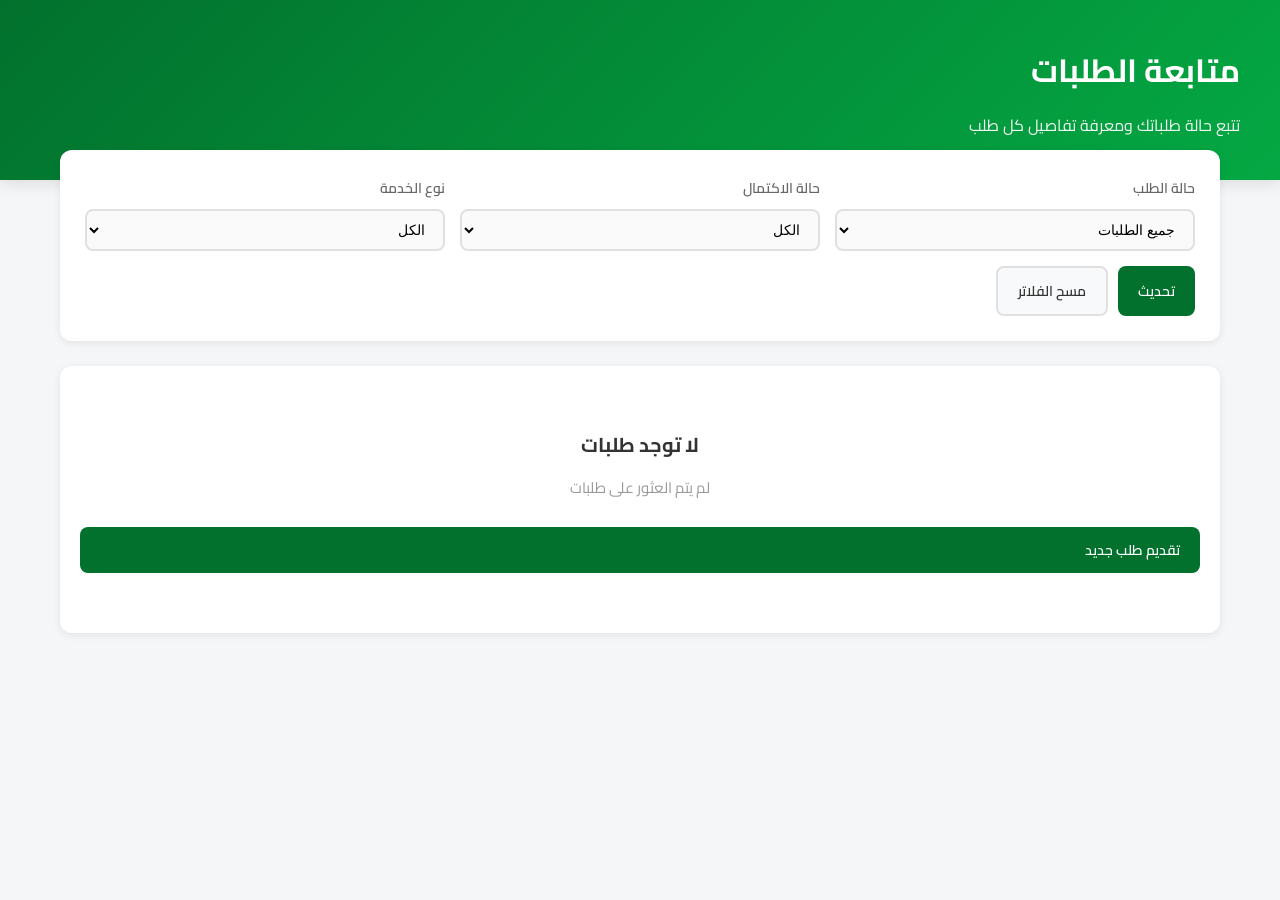
<file: twk5/requests.html>
<!DOCTYPE html>
<html lang="ar" dir="rtl">
<head>
  <meta charset="UTF-8" />
  <meta name="viewport" content="width=device-width, initial-scale=1.0" />
  <title>متابعة الطلبات</title>

  <!-- ✅ نفس CSS القديم -->
  <link rel="stylesheet" href="css/requests.css" />
  <link href="https://fonts.googleapis.com/css2?family=Cairo:wght@400;600;700;800&amp;display=swap" rel="stylesheet"/>

  <!-- ✅ TWK helper scripts -->
  <script src="js/twkhelper/twkhelper.js"></script>
  <script src="js/constants.js"></script>
  <script src="js/app_context.js"></script>
<script src="js/i18n.js" defer></script>
</head>

<body>

  <!-- Header (مطابق للقديم) -->
  <div class="page-header">
    <div class="header-content">
      <h1 class="header-title" data-i18n="requests.title">متابعة الطلبات</h1>
      <p class="header-subtitle" data-i18n="requests.subtitle">تتبع حالة طلباتك ومعرفة تفاصيل كل طلب</p>
    </div>
  </div>

  <!-- Main Container (مطابق للقديم) -->
  <div class="container">

    <!-- Filters Section (مطابق للقديم) -->
    <div class="filters-section">
      <div class="filters-grid">

        <div class="filter-group">
          <label class="filter-label" for="filterStatus" data-i18n="requests.filter.status">حالة الطلب</label>
          <select class="filter-select" id="filterStatus">
            <option value="all" data-i18n="requests.opt.all_requests">جميع الطلبات</option>
            <option value="in-progress" data-i18n="requests.opt.in_progress">تحت الإجراء</option>
            <option value="approved" data-i18n="requests.opt.approved">مقبول</option>
            <option value="rejected" data-i18n="requests.opt.rejected">مرفوض</option>
          </select>
        </div>

        <div class="filter-group">
          <label class="filter-label" for="filterCompletion" data-i18n="requests.filter.completion">حالة الاكتمال</label>
          <select class="filter-select" id="filterCompletion">
            <option value="all" data-i18n="requests.opt.all">الكل</option>
            <option value="complete" data-i18n="requests.opt.complete">مكتمل</option>
            <option value="incomplete" data-i18n="requests.opt.incomplete">غير مكتمل</option>
          </select>
        </div>

        <div class="filter-group">
          <label class="filter-label" for="filterService" data-i18n="requests.filter.service">نوع الخدمة</label>
          <select class="filter-select" id="filterService">
            <option value="all" data-i18n="requests.opt.all">الكل</option>
            <option value="issuance" data-i18n="requests.opt.issuance">إصدار</option>
            <option value="renewal" data-i18n="requests.opt.renewal">تجديد</option>
            <option value="replacement" data-i18n="requests.opt.replacement">بدل فاقد</option>
          </select>
        </div>

      </div>

      <!-- Actions (جديدة لكن بنفس ستايل الأزرار القديمة) -->
      <div style="display:flex; gap:10px; margin-top:15px; flex-wrap:wrap;">
        <button id="btnRefresh" class="btn btn-primary" type="button" data-i18n="requests.btn.refresh">تحديث</button>
        <button id="btnClearFilters" class="btn btn-secondary" type="button" data-i18n="requests.btn.clear">مسح الفلاتر</button>
      </div>
    </div>

    <!-- Requests List -->
    <div id="requestsList" class="requests-list"></div>

  </div>

  <!-- JS -->
  <script src="js/requests_m.js"></script>
  <script src="js/requests_api.js"></script>
</body>
</html>
</file>
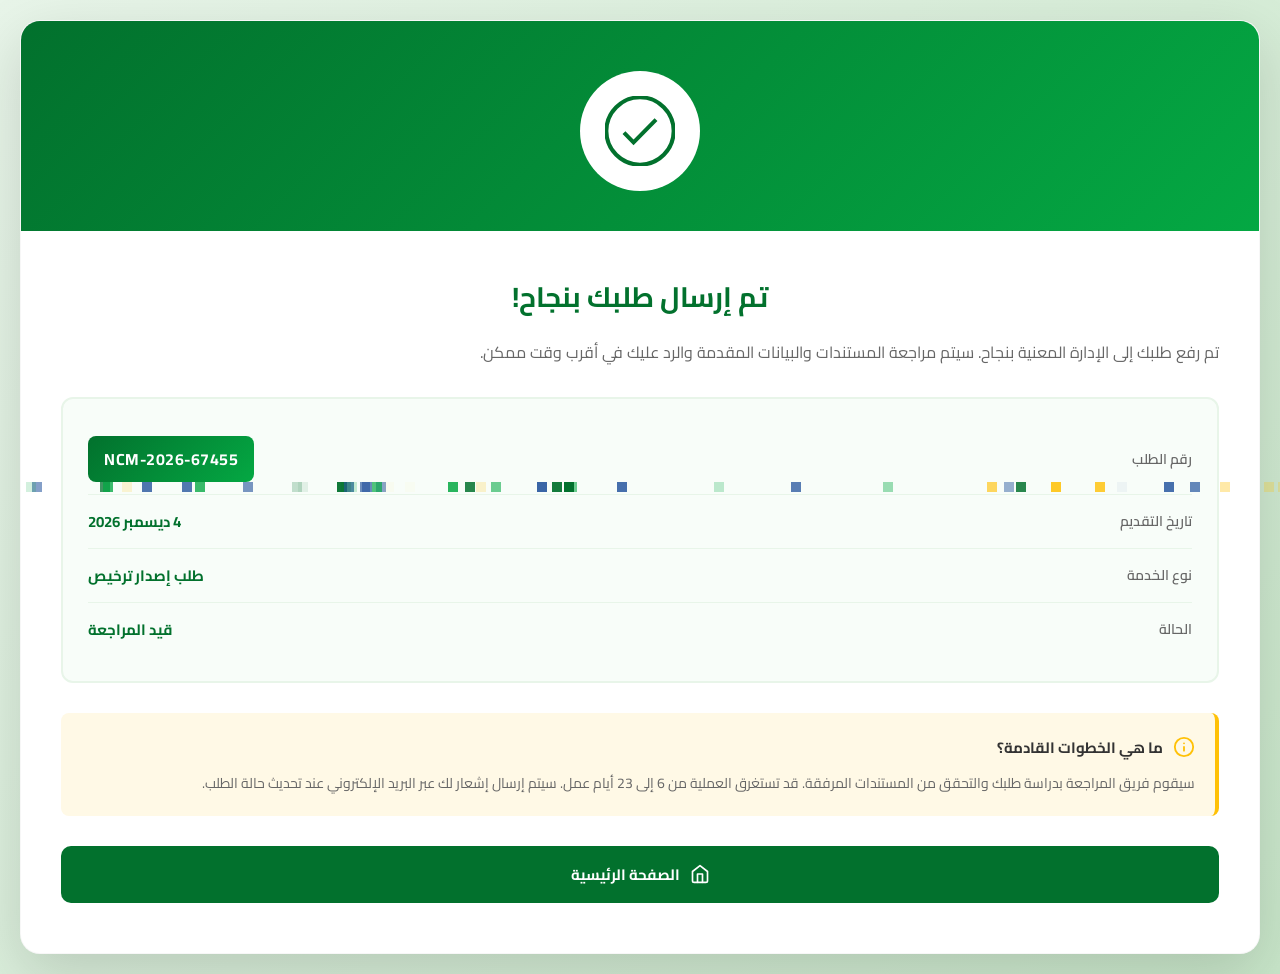
<file: twk5/success.html>
<!DOCTYPE html>
<html lang="ar" dir="rtl">
<head>
    <meta charset="UTF-8">
    <meta name="viewport" content="width=device-width, initial-scale=1.0">
    <title>تم إرسال الطلب بنجاح</title>

    <!-- CSS Files-->
    <link rel="stylesheet" href="css/success.css" />
    <link href="https://fonts.googleapis.com/css2?family=Cairo:wght@400;600;700;800&amp;display=swap" rel="stylesheet"/>

    <!-- TWK Helper Script -->
    <script src="js/twkhelper/twkhelper.js"></script>
    <script src="js/constants.js"></script>
    <script src="js/app_context.js"></script>
<script src="js/i18n.js" defer></script>

    <!-- JS Files -->
    <script src="js/success_m.js" defer></script>

</head>
<body>
    <div class="success-container">
        <!-- Success Icon -->
        <div class="success-icon-container">
            <div class="success-icon-wrapper">
                <svg class="success-icon" xmlns="http://www.w3.org/2000/svg" viewBox="0 0 52 52">
                    <circle class="checkmark-circle" cx="26" cy="26" r="25"/>
                    <path class="checkmark-check" d="M14.1 27.2l7.1 7.2 16.7-16.8"/>
                </svg>
            </div>
        </div>

        <!-- Content -->
        <div class="success-content">
            <h1 class="success-title" data-i18n="success.main">تم إرسال طلبك بنجاح!</h1>
            <p class="success-message" data-i18n="success.msg">
                تم رفع طلبك إلى الإدارة المعنية بنجاح. سيتم مراجعة المستندات والبيانات المقدمة والرد عليك في أقرب وقت ممكن.
            </p>
           <!-- <p class="success-message" data-i18n="success.msg">
                تم رفع طلبك إلى الإدارة المعنية بنجاح. ستتم مراجعة البيانات المقدمة والرد عليك في أقرب وقت ممكن.
            </p>-->

            <!-- Request Details -->
            <div class="request-details">
                <div class="detail-row">
                    <span class="detail-label" data-i18n="success.details.reqno">رقم الطلب</span>
                    <span class="request-number" id="requestNumber">NCM-2024-00123</span>
                </div>
                <div class="detail-row">
                    <span class="detail-label" data-i18n="success.details.date">تاريخ التقديم</span>
                    <span class="detail-value" id="submitDate">15 ديسمبر 2024</span>
                </div>
                <div class="detail-row">
                    <span class="detail-label" data-i18n="success.details.service">نوع الخدمة</span>
                    <span class="detail-value" id="serviceType">طلب إصدار ترخيص</span>
                </div>
                <div class="detail-row">
                    <span class="detail-label" data-i18n="success.details.status">الحالة</span>
                    <span class="detail-value" data-i18n="success.status.review">قيد المراجعة</span>
                </div>
            </div>

            <!-- Info Box -->
            <div class="info-box">
                <div class="info-box-title">
                    <svg class="info-icon" xmlns="http://www.w3.org/2000/svg" viewBox="0 0 24 24" fill="none" stroke="currentColor" stroke-width="2" stroke-linecap="round" stroke-linejoin="round">
                        <circle cx="12" cy="12" r="10"/>
                        <line x1="12" y1="16" x2="12" y2="12"/>
                        <line x1="12" y1="8" x2="12.01" y2="8"/>
                    </svg>
                    <span data-i18n="success.next.title">ما هي الخطوات القادمة؟</span>
                </div>
                <div class="info-box-text" data-i18n="success.next.text">
                    سيقوم فريق المراجعة بدراسة طلبك والتحقق من المستندات المرفقة. قد تستغرق العملية من 6 إلى 23 أيام عمل. سيتم إرسال إشعار لك عبر البريد الإلكتروني عند تحديث حالة الطلب.
                </div>
                <!--<div class="info-box-text"  data-i18n="success.next.text">
                    سيقوم فريق المراجعة بدراسة طلبك  قد تستغرق العملية من 6 إلى 23 أيام عمل. سيتم إرسال إشعار لك عبر البريد الإلكتروني عند تحديث حالة الطلب.
                </div>-->
            </div>

            <!-- Action Buttons -->
            <div class="action-buttons">
                <a href="index.html" class="btn btn-primary">
                    <svg xmlns="http://www.w3.org/2000/svg" viewBox="0 0 24 24" fill="none" stroke="currentColor" stroke-width="2" stroke-linecap="round" stroke-linejoin="round">
                        <path d="m3 9 9-7 9 7v11a2 2 0 0 1-2 2H5a2 2 0 0 1-2-2z"/>
                        <polyline points="9 22 9 12 15 12 15 22"/>
                    </svg>
                    <span data-i18n="success.btn.home">الصفحة الرئيسية</span>
                </a>
                <!--<a href="requests.html" class="btn btn-secondary">
                    <svg xmlns="http://www.w3.org/2000/svg" viewBox="0 0 24 24" fill="none" stroke="currentColor" stroke-width="2" stroke-linecap="round" stroke-linejoin="round">
                        <path d="M14 2H6a2 2 0 0 0-2 2v16a2 2 0 0 0 2 2h12a2 2 0 0 0 2-2V8z"/>
                        <polyline points="14 2 14 8 20 8"/>
                        <line x1="16" y1="13" x2="8" y2="13"/>
                        <line x1="16" y1="17" x2="8" y2="17"/>
                    </svg>
                    <span data-i18n="success.btn.track">متابعة الطلب</span>
                </a>-->
            </div>
        </div>
    </div>
</body>
</html>
</file>
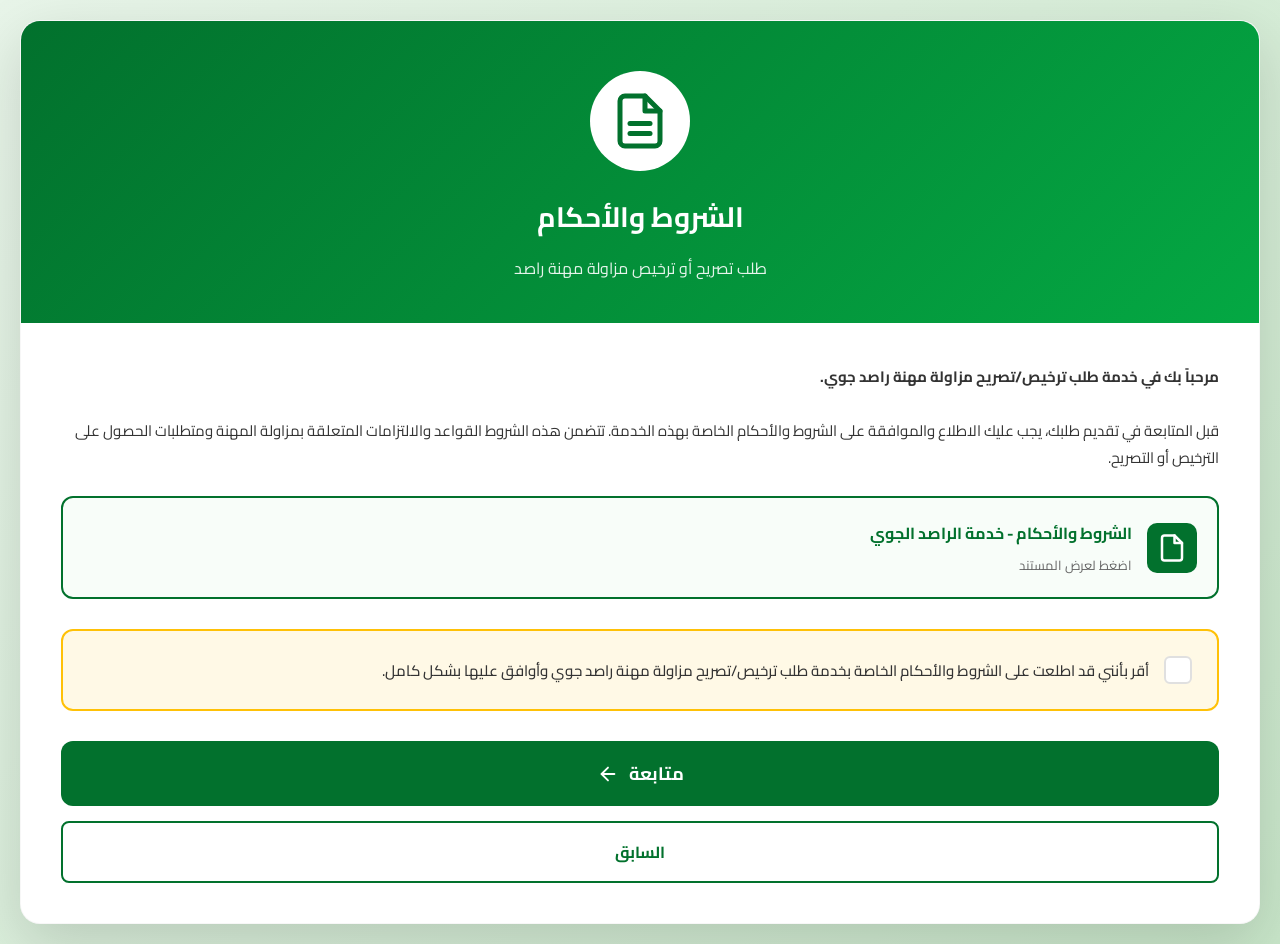
<file: twk5/terms.html>
<!DOCTYPE html>

<html dir="rtl" lang="ar">
<head>
<meta charset="utf-8"/>
<meta content="width=device-width, initial-scale=1.0" name="viewport"/>
<title data-i18n="terms.title">الشروط والأحكام - خدمة الراصد الجوي</title>
<!-- CSS Files-->
<link href="css/terms.css" rel="stylesheet"/>
<link href="https://fonts.googleapis.com/css2?family=Cairo:wght@400;600;700;800&amp;display=swap" rel="stylesheet"/>
<!-- TWK Helper Script -->
<script src="js/twkhelper/twkhelper.js"></script>
<script src="js/constants.js"></script>
<!-- App Context (Language + Theme) -->
<script src="js/app_context.js"></script>
<script defer="" src="js/i18n.js"></script>
<!-- JS Files -->
<script defer="" src="js/terms_m.js"></script>
</head>
<body>
<div class="terms-container">
<!-- Header -->
<div class="terms-header">
<div class="terms-icon">
<svg fill="none" stroke="currentColor" stroke-linecap="round" stroke-linejoin="round" stroke-width="2" viewbox="0 0 24 24" xmlns="http://www.w3.org/2000/svg">
<path d="M14 2H6a2 2 0 0 0-2 2v16a2 2 0 0 0 2 2h12a2 2 0 0 0 2-2V8z"></path>
<polyline points="14 2 14 8 20 8"></polyline>
<line x1="16" x2="8" y1="13" y2="13"></line>
<line x1="16" x2="8" y1="17" y2="17"></line>
</svg>
</div>
<h1 class="terms-title" data-i18n="terms.title">الشروط والأحكام</h1>
<p class="terms-subtitle" data-i18n="terms.subtitle">خدمة طلب ترخيص/تصريح راصد جوي</p>
</div>
<!-- Content -->
<div class="terms-content">
<div class="terms-text" data-i18n-html="terms.text_block"><strong data-i18n="terms.welcome_strong"></strong><br/><br/><span data-i18n="terms.text_rest"></span></div>
<!-- PDF Link -->
<a class="pdf-link-box" href="conditions.html">
<div class="pdf-icon">
<svg fill="none" stroke="currentColor" stroke-linecap="round" stroke-linejoin="round" stroke-width="2" viewbox="0 0 24 24" xmlns="http://www.w3.org/2000/svg">
<path d="M14 2H6a2 2 0 0 0-2 2v16a2 2 0 0 0 2 2h12a2 2 0 0 0 2-2V8z"></path>
<polyline points="14 2 14 8 20 8"></polyline>
</svg>
</div>
<div class="pdf-info">
<div class="pdf-title" data-i18n="terms.pdf_title">الشروط والأحكام - خدمة الراصد الجوي</div>
<div class="pdf-subtitle" data-i18n="terms.pdf_subtitle">اضغط لعرض المستند</div>
</div>
</a>
<!-- Checkbox Agreement -->
<div class="checkbox-section" id="checkboxSection">
<label class="checkbox-container" for="termsCheckbox">
<div class="checkbox-wrapper">
<input class="checkbox-input" id="termsCheckbox" type="checkbox"/>
<div class="checkbox-custom">
<svg fill="none" stroke="currentColor" stroke-linecap="round" stroke-linejoin="round" viewbox="0 0 24 24" xmlns="http://www.w3.org/2000/svg">
<polyline points="20 6 9 17 4 12"></polyline>
</svg>
</div>
</div>
<div class="checkbox-label" data-i18n="terms.checkbox">
                        أقر بأنني قد اطلعت على الشروط والأحكام الخاصة بخدمة طلب ترخيص/تصريح مزاولة مهنة راصد جوي وأوافق عليها بشكل كامل.
                    </div>
</label>
<div class="error-message" id="checkboxError"><svg fill="none" stroke="currentColor" stroke-linecap="round" stroke-linejoin="round" stroke-width="2" style="width: 16px; height: 16px; display: inline-block; vertical-align: middle; margin-left: 5px;" viewbox="0 0 24 24" xmlns="http://www.w3.org/2000/svg">
<circle cx="12" cy="12" r="10"></circle>
<line x1="12" x2="12" y1="8" y2="12"></line>
<line x1="12" x2="12.01" y1="16" y2="16"></line>
</svg><span data-i18n="terms.checkbox_error"></span></div>
</div>
<!-- Continue Button -->
<button class="continue-btn" id="continueBtn" type="button">
<span data-i18n="terms.continue">متابعة</span>
<svg fill="none" stroke="currentColor" stroke-linecap="round" stroke-linejoin="round" stroke-width="2" viewbox="0 0 24 24" xmlns="http://www.w3.org/2000/svg">
<line x1="19" x2="5" y1="12" y2="12"></line>
<polyline points="12 19 5 12 12 5"></polyline>
</svg>
</button>
<button class="btn back-btn btn-prev" data-i18n="terms.btn.prev" type="button">السابق</button>

</div>
</div>
</body>
</html>
</file>
<file: twk5/css/requests.css>
* {
    margin: 0;
    padding: 0;
    box-sizing: border-box;
}

body {
    font-family:  'Cairo', 'Segoe UI', Tahoma, Geneva, Verdana, sans-serif;
    background: #f5f6f8;
    min-height: 100vh;
    padding-bottom: 50px;
}

/* Header */
.page-header {
    background: linear-gradient(135deg, #02712d, #04a843);
    color: white;
    padding: 40px 20px;
    box-shadow: 0 4px 15px rgba(0, 0, 0, 0.1);
}

.header-content {
    max-width: 1200px;
    margin: 0 auto;
}

.header-title {
    font-size: 32px;
    font-weight: 700;
    margin-bottom: 10px;
}

.header-subtitle {
    font-size: 16px;
    opacity: 0.95;
}

/* Container */
.container {
    max-width: 1200px;
    margin: -30px auto 30px;
    padding: 0 20px;
}

/* Filters */
.filters-section {
    background: white;
    border-radius: 12px;
    padding: 25px;
    margin-bottom: 25px;
    box-shadow: 0 2px 8px rgba(0, 0, 0, 0.08);
}

.filters-grid {
    display: grid;
    grid-template-columns: repeat(auto-fit, minmax(200px, 1fr));
    gap: 15px;
}

.filter-group {
    display: flex;
    flex-direction: column;
    gap: 8px;
}

.filter-label {
    font-size: 14px;
    color: #666;
    font-weight: 600;
}

.filter-select {
    padding: 10px 14px;
    border: 2px solid #e0e0e0;
    border-radius: 8px;
    font-size: 14px;
    background: #fafafa;
    cursor: pointer;
    transition: all 0.3s ease;
}

.filter-select:focus {
    outline: none;
    border-color: #02712d;
    background: white;
}

/* Requests List */
.requests-list {
    display: flex;
    flex-direction: column;
    gap: 20px;
}

.request-card {
    background: white;
    border-radius: 12px;
    padding: 25px;
    box-shadow: 0 2px 8px rgba(0, 0, 0, 0.08);
    transition: all 0.3s ease;
    border-right: 5px solid #e0e0e0;
}

.request-card:hover {
    transform: translateY(-3px);
    box-shadow: 0 8px 20px rgba(0, 0, 0, 0.12);
}

.request-card.status-in-progress {
    border-right-color: #ffc107;
}

.request-card.status-approved {
    border-right-color: #02712d;
}

.request-card.status-rejected {
    border-right-color: #dc3545;
}

/* Card Header */
.card-header {
    display: flex;
    justify-content: space-between;
    align-items: flex-start;
    margin-bottom: 20px;
    padding-bottom: 15px;
    border-bottom: 2px solid #f5f5f5;
}

.request-number {
    font-size: 18px;
    color: #02712d;
    font-weight: 700;
}

.request-date {
    font-size: 13px;
    color: #999;
}

/* Card Body */
.card-body {
    display: grid;
    grid-template-columns: repeat(auto-fit, minmax(200px, 1fr));
    gap: 20px;
    margin-bottom: 20px;
}

.info-item {
    display: flex;
    flex-direction: column;
    gap: 5px;
}

.info-label {
    font-size: 13px;
    color: #999;
    font-weight: 600;
}

.info-value {
    font-size: 15px;
    color: #333;
    font-weight: 600;
}

/* Status Badges */
.status-badge {
    display: inline-flex;
    align-items: center;
    gap: 6px;
    padding: 6px 14px;
    border-radius: 20px;
    font-size: 13px;
    font-weight: 700;
    white-space: nowrap;
}

.status-badge-in-progress {
    background: #fff9e6;
    color: #f59e0b;
    border: 2px solid #ffc107;
}

.status-badge-approved {
    background: #e8f5e9;
    color: #02712d;
    border: 2px solid #02712d;
}

.status-badge-rejected {
    background: #fff5f5;
    color: #dc3545;
    border: 2px solid #dc3545;
}

.completion-badge {
    display: inline-flex;
    align-items: center;
    gap: 6px;
    padding: 6px 14px;
    border-radius: 20px;
    font-size: 13px;
    font-weight: 700;
}

.completion-badge-complete {
    background: #e8f5e9;
    color: #02712d;
}

.completion-badge-incomplete {
    background: #fff9e6;
    color: #f59e0b;
}

.status-icon {
    width: 14px;
    height: 14px;
}

/* Card Footer */
.card-footer {
    display: flex;
    gap: 10px;
    padding-top: 15px;
    border-top: 2px solid #f5f5f5;
}

.btn {
    font-family: inherit;
    padding: 10px 20px;
    border: none;
    border-radius: 8px;
    font-size: 14px;
    font-weight: 600;
    cursor: pointer;
    transition: all 0.3s ease;
    display: flex;
    align-items: center;
    gap: 8px;
    text-decoration: none;
}

.btn-primary {
    background: #02712d;
    color: white;
}

.btn-primary:hover {
    background: #025a24;
    transform: translateY(-2px);
}

.btn-secondary {
    background: #f8f9fa;
    color: #333;
    border: 2px solid #e0e0e0;
}

.btn-secondary:hover {
    background: #e9ecef;
}

.btn-edit {
    background: #2c5aa0;
    color: white;
}

.btn-edit:hover {
    background: #234780;
    transform: translateY(-2px);
}

.btn svg {
    width: 18px;
    height: 18px;
}

/* Empty State */
.empty-state {
    background: white;
    border-radius: 12px;
    padding: 60px 20px;
    text-align: center;
    box-shadow: 0 2px 8px rgba(0, 0, 0, 0.08);
}

.empty-icon {
    width: 80px;
    height: 80px;
    margin: 0 auto 20px;
    color: #e0e0e0;
}

.empty-title {
    font-size: 20px;
    color: #333;
    font-weight: 700;
    margin-bottom: 10px;
}

.empty-message {
    font-size: 15px;
    color: #999;
    margin-bottom: 25px;
}

/* Responsive */
@media (max-width: 768px) {
    .header-title {
        font-size: 24px;
    }

    .header-subtitle {
        font-size: 14px;
    }

    .card-body {
        grid-template-columns: 1fr;
    }

    .card-footer {
        flex-direction: column;
    }

    .btn {
        width: 100%;
        justify-content: center;
    }

    .filters-grid {
        grid-template-columns: 1fr;
    }
}

/* Loading */
.loading {
    text-align: center;
    padding: 40px;
    color: #999;
}

.spinner {
    width: 50px;
    height: 50px;
    margin: 0 auto 15px;
    border: 4px solid #f3f3f3;
    border-top: 4px solid #02712d;
    border-radius: 50%;
    animation: spin 1s linear infinite;
}

@keyframes spin {
    0% { transform: rotate(0deg); }
    100% { transform: rotate(360deg); }
}

/* =====================================================
   Direction fixes (RTL/LTR)
   ===================================================== */

/* In LTR, move the status border to the left side */
html[dir="ltr"] .request-card {
  border-right: 0;
  border-left: 5px solid #e0e0e0;
}

html[dir="ltr"] .request-card.status-in-progress { border-left-color: #ffc107; }
html[dir="ltr"] .request-card.status-approved    { border-left-color: #02712d; }
html[dir="ltr"] .request-card.status-rejected    { border-left-color: #dc3545; }

/* Keep RTL as original (right border) */
html[dir="rtl"] .request-card {
  border-right: 5px solid #e0e0e0;
  border-left: 0;
}

html[dir="rtl"] .request-card.status-in-progress { border-right-color: #ffc107; }
html[dir="rtl"] .request-card.status-approved    { border-right-color: #02712d; }
html[dir="rtl"] .request-card.status-rejected    { border-right-color: #dc3545; }

/* =====================================================
   Dark mode (data-theme="dark")
   ===================================================== */

:root[data-theme="dark"] body {
  background: #0b0f14;
  color: #e7e7e7;
}

:root[data-theme="dark"] .filters-section,
:root[data-theme="dark"] .request-card,
:root[data-theme="dark"] .empty-state {
  background: #111827;
  box-shadow: 0 2px 10px rgba(0,0,0,0.35);
}

:root[data-theme="dark"] .filter-label,
:root[data-theme="dark"] .request-date,
:root[data-theme="dark"] .info-label,
:root[data-theme="dark"] .header-subtitle {
  color: #b7c0cc;
}

:root[data-theme="dark"] .info-value,
:root[data-theme="dark"] .empty-title,
:root[data-theme="dark"] .header-title {
  color: #eef2f7;
}

:root[data-theme="dark"] .filter-select {
  background: #0f172a;
  border-color: #223042;
  color: #eef2f7;
}

:root[data-theme="dark"] .filter-select:focus {
  background: #0b1220;
  border-color: #04a843;
}

:root[data-theme="dark"] .card-header,
:root[data-theme="dark"] .card-footer {
  border-color: #1f2a3a;
}

:root[data-theme="dark"] .btn-secondary {
  background: #0f172a;
  color: #eef2f7;
  border-color: #223042;
}

:root[data-theme="dark"] .btn-secondary:hover {
  background: #0b1220;
}

:root[data-theme="dark"] .btn-edit {
  background: #1e4c8a;
}

:root[data-theme="dark"] .btn-edit:hover {
  background: #183c6e;
}

:root[data-theme="dark"] .status-badge-in-progress {
  background: rgba(245, 158, 11, 0.12);
  border-color: #f59e0b;
}

:root[data-theme="dark"] .status-badge-approved {
  background: rgba(4, 168, 67, 0.12);
  border-color: #04a843;
  color: #9ef0bb;
}

:root[data-theme="dark"] .status-badge-rejected {
  background: rgba(220, 53, 69, 0.12);
  border-color: #dc3545;
}

:root[data-theme="dark"] .completion-badge-complete {
  background: rgba(4, 168, 67, 0.12);
}

:root[data-theme="dark"] .completion-badge-incomplete {
  background: rgba(245, 158, 11, 0.12);
}
</file>
<file: twk5/css/success.css>
/* ===============================
   Success Page - Light/Dark
   =============================== */

:root {
  color-scheme: light;

  --primary: #02712d;
  --primary-2: #04a843;

  --bg: #e8f5e9;
  --bg2: #c8e6c9;

  --surface: #ffffff;
  --surface-2: #f8fdf9;

  --text: #111;
  --text-2: #333;
  --muted: #666;

  --border-soft: #e8f5e9;
  --shadow: 0 20px 60px rgba(0, 0, 0, 0.15);

  --warn-bg: #fff9e6;
  --warn: #ffc107;

  --btn-shadow: 0 8px 20px rgba(2, 113, 45, 0.3);
}

@media (prefers-color-scheme: dark) {
  :root {
    color-scheme: dark;

    --bg: #0a110c;
    --bg2: #0f1a12;

    --surface: #121a14;
    --surface-2: #0f1712;

    --text: #eaf6ee;
    --text-2: #d7e7dc;
    --muted: #a6b7ad;

    --border-soft: rgba(4, 168, 67, 0.18);
    --shadow: 0 20px 60px rgba(0, 0, 0, 0.55);

    --warn-bg: rgba(255, 193, 7, 0.12);
    --btn-shadow: 0 10px 24px rgba(0, 0, 0, 0.6);
  }
}

html[data-theme="dark"],
body[data-theme="dark"] {
  color-scheme: dark;

  --bg: #0a110c;
  --bg2: #0f1a12;

  --surface: #121a14;
  --surface-2: #0f1712;

  --text: #eaf6ee;
  --text-2: #d7e7dc;
  --muted: #a6b7ad;

  --border-soft: rgba(4, 168, 67, 0.18);
  --shadow: 0 20px 60px rgba(0, 0, 0, 0.55);

  --warn-bg: rgba(255, 193, 7, 0.12);
  --btn-shadow: 0 10px 24px rgba(0, 0, 0, 0.6);
}

* { margin: 0; padding: 0; box-sizing: border-box; }

body {
  font-family:  'Cairo', "Segoe UI", Tahoma, Geneva, Verdana, sans-serif;
  background: linear-gradient(135deg, var(--bg) 0%, var(--bg2) 100%);
  min-height: 100vh;
  display: flex;
  align-items: center;
  justify-content: center;
  padding: 20px;
  color: var(--text);
}

.success-container {
  background: var(--surface);
  border-radius: 20px;
  /*max-width: 650px;*/
  width: 100%;
  box-shadow: var(--shadow);
  overflow: hidden;
  animation: slideUp 0.6s cubic-bezier(0.4, 0, 0.2, 1);
  border: 1px solid rgba(0,0,0,0.03);
}

@keyframes slideUp {
  from { opacity: 0; transform: translateY(50px); }
  to { opacity: 1; transform: translateY(0); }
}

/* Success Icon */
.success-icon-container {
  background: linear-gradient(135deg, var(--primary), var(--primary-2));
  padding: 50px 20px 40px;
  text-align: center;
  position: relative;
}

.success-icon-wrapper {
  width: 120px;
  height: 120px;
  margin: 0 auto;
  background: var(--surface);
  border-radius: 50%;
  display: flex;
  align-items: center;
  justify-content: center;
  position: relative;
  animation: scaleIn 0.5s cubic-bezier(0.68, -0.55, 0.265, 1.55) 0.3s both;
}

@keyframes scaleIn { from { transform: scale(0); } to { transform: scale(1); } }

.success-icon {
  width: 70px;
  height: 70px;
  color: var(--primary);
}

.checkmark-circle {
  stroke: var(--primary);
  stroke-width: 3;
  fill: none;
  stroke-dasharray: 166;
  stroke-dashoffset: 166;
  animation: drawCircle 0.6s ease-out 0.5s forwards;
}

.checkmark-check {
  stroke: var(--primary);
  stroke-width: 3;
  fill: none;
  stroke-dasharray: 48;
  stroke-dashoffset: 48;
  animation: drawCheck 0.3s ease-out 1.1s forwards;
}

@keyframes drawCircle { to { stroke-dashoffset: 0; } }
@keyframes drawCheck { to { stroke-dashoffset: 0; } }

/* Content */
.success-content {
  padding: 40px 40px 50px;
  text-align: center;
}

.success-title {
  font-size: 28px;
  color: var(--primary);
  font-weight: 700;
  margin-bottom: 15px;
  animation: fadeIn 0.6s ease 0.8s both;
}

.success-message {
  font-size: 16px;
  color: var(--muted);
  line-height: 1.8;
  margin-bottom: 30px;
  animation: fadeIn 0.6s ease 1s both;
  text-align: justify;
}

@keyframes fadeIn {
  from { opacity: 0; transform: translateY(10px); }
  to { opacity: 1; transform: translateY(0); }
}

/* Request Details */
.request-details {
  background: var(--surface-2);
  border: 2px solid var(--border-soft);
  border-radius: 12px;
  padding: 25px;
  margin-bottom: 30px;
  animation: fadeIn 0.6s ease 1.2s both;
}

.detail-row {
  display: flex;
  justify-content: space-between;
  align-items: center;
  padding: 12px 0;
  border-bottom: 1px solid var(--border-soft);
}

.detail-row:last-child { border-bottom: none; }

.detail-label {
  font-size: 14px;
  color: var(--muted);
  font-weight: 600;
}

.detail-value {
  font-size: 15px;
  color: var(--primary);
  font-weight: 700;
}

.request-number {
  background: linear-gradient(135deg, var(--primary), var(--primary-2));
  color: #fff;
  padding: 8px 16px;
  border-radius: 8px;
  font-size: 16px;
  font-weight: 700;
  letter-spacing: 0.5px;
}

/* Info Box */
.info-box {
  background: var(--warn-bg);
  border-right: 4px solid var(--warn);
  border-radius: 8px;
  padding: 20px;
  margin-bottom: 30px;
  animation: fadeIn 0.6s ease 1.4s both;
}

.info-box-title {
  display: flex;
  align-items: center;
  gap: 10px;
  font-size: 15px;
  color: var(--text-2);
  font-weight: 700;
  margin-bottom: 10px;
}

.info-icon {
  width: 22px;
  height: 22px;
  color: var(--warn);
}

.info-box-text {
  font-size: 14px;
  color: var(--muted);
  line-height: 1.7;
  text-align: justify;
}

/* Action Buttons */
.action-buttons {
  display: flex;
  gap: 15px;
  animation: fadeIn 0.6s ease 1.6s both;
}

.btn {
    font-family: inherit;
  flex: 1;
  padding: 14px 25px;
  border: none;
  border-radius: 10px;
  font-size: 15px;
  font-weight: 700;
  cursor: pointer;
  transition: all 0.3s ease;
  display: flex;
  align-items: center;
  justify-content: center;
  gap: 10px;
  text-decoration: none;
}

.btn-primary {
  background: var(--primary);
  color: #fff;
}

.btn-primary:hover {
  filter: brightness(0.95);
  transform: translateY(-3px);
  box-shadow: var(--btn-shadow);
}

.btn-secondary {
  background: transparent;
  color: var(--primary);
  border: 2px solid var(--primary);
}

.btn-secondary:hover {
  background: rgba(2,113,45,0.06);
  transform: translateY(-3px);
}

.btn svg { width: 20px; height: 20px; }

/* Responsive */
@media (max-width: 768px) {
  .success-container { margin: 20px; }
  .success-icon-container { padding: 40px 20px 30px; }
  .success-icon-wrapper { width: 100px; height: 100px; }
  .success-icon { width: 60px; height: 60px; }
  .success-content { padding: 30px 25px 40px; }
  .success-title { font-size: 24px; }
  .success-message { font-size: 15px; }
  .request-details { padding: 20px; }
  .detail-row { flex-direction: column; align-items: flex-start; gap: 8px; }
  .action-buttons { flex-direction: column; }
  .btn { width: 100%; }
}

/* Confetti Animation */
.confetti {
  position: fixed;
  width: 10px;
  height: 10px;
  background: var(--primary);
  position: absolute;
  animation: confetti-fall 3s linear;
}

@keyframes confetti-fall {
  to { transform: translateY(100vh) rotate(360deg); opacity: 0; }
}
</file>
<file: twk5/css/terms.css>
/* ===============================
   Terms Page - Light/Dark Theme
   =============================== */

/* ---------- Theme Tokens ---------- */
:root {
  color-scheme: light;

  --primary: #02712d;
  --primary-2: #04a843;

  --bg: #e8f5e9;
  --bg2: #c8e6c9;
  --surface: #ffffff;
  --surface-2: #f8fdf9;

  --text: #111;
  --text-2: #333;
  --muted: #666;

  --border: #e0e0e0;
  --shadow: 0 20px 60px rgba(0, 0, 0, 0.15);

  --warn-bg: #fff9e6;
  --warn-border: #ffc107;

  --danger: #dc3545;
  --danger-bg: #fff5f5;
  --danger-border: #dc3545;
}

@media (prefers-color-scheme: dark) {
  :root {
    color-scheme: dark;

    --bg: #0a110c;
    --bg2: #0f1a12;
    --surface: #121a14;
    --surface-2: #0f1712;

    --text: #eaf6ee;
    --text-2: #d7e7dc;
    --muted: #a6b7ad;

    --border: #2a3a30;
    --shadow: 0 20px 60px rgba(0, 0, 0, 0.55);

    --warn-bg: rgba(255, 193, 7, 0.12);
    --warn-border: rgba(255, 193, 7, 0.55);

    --danger-bg: rgba(220, 53, 69, 0.12);
    --danger-border: rgba(220, 53, 69, 0.7);
  }
}

/* Optional manual override (if you add data-theme="dark" on html/body) */
html[data-theme="dark"],
body[data-theme="dark"] {
  color-scheme: dark;

  --bg: #0a110c;
  --bg2: #0f1a12;
  --surface: #121a14;
  --surface-2: #0f1712;

  --text: #eaf6ee;
  --text-2: #d7e7dc;
  --muted: #a6b7ad;

  --border: #2a3a30;
  --shadow: 0 20px 60px rgba(0, 0, 0, 0.55);

  --warn-bg: rgba(255, 193, 7, 0.12);
  --warn-border: rgba(255, 193, 7, 0.55);

  --danger-bg: rgba(220, 53, 69, 0.12);
  --danger-border: rgba(220, 53, 69, 0.7);
}

/* ---------- Base ---------- */
* {
  margin: 0;
  padding: 0;
  box-sizing: border-box;
}

body {
  font-family:  'Cairo', "Segoe UI", Tahoma, Geneva, Verdana, sans-serif;
  background: linear-gradient(135deg, var(--bg) 0%, var(--bg2) 100%);
  min-height: 100vh;
  display: flex;
  align-items: center;
  justify-content: center;
  padding: 20px;
  color: var(--text);
}

.terms-container {
  background: var(--surface);
  border-radius: 20px;
  /*max-width: 650px;*/
  width: 100%;
  box-shadow: var(--shadow);
  overflow: hidden;
  animation: slideUp 0.6s cubic-bezier(0.4, 0, 0.2, 1);
  border: 1px solid rgba(0,0,0,0.03);
}

@keyframes slideUp {
  from { opacity: 0; transform: translateY(50px); }
  to { opacity: 1; transform: translateY(0); }
}

.terms-header {
  background: linear-gradient(135deg, var(--primary), var(--primary-2));
  padding: 50px 20px 40px;
  text-align: center;
}

.terms-icon {
  width: 100px;
  height: 100px;
  margin: 0 auto 20px;
  background: var(--surface);
  border-radius: 50%;
  display: flex;
  align-items: center;
  justify-content: center;
}

.terms-icon svg {
  width: 60px;
  height: 60px;
  color: var(--primary);
}

.terms-title {
  color: #fff;
  font-size: 28px;
  font-weight: 700;
  margin-bottom: 10px;
}

.terms-subtitle {
  color: rgba(255, 255, 255, 0.9);
  font-size: 16px;
}

.terms-content {
  padding: 40px;
}

.terms-text {
  font-size: 15px;
  color: var(--text-2);
  line-height: 1.8;
  margin-bottom: 25px;
 /* text-align: justify;*/
}

.pdf-link-box {
  background: var(--surface-2);
  border: 2px solid var(--primary);
  border-radius: 12px;
  padding: 20px;
  margin-bottom: 30px;
  display: flex;
  align-items: center;
  gap: 15px;
  transition: all 0.3s ease;
  text-decoration: none;
}

.pdf-link-box:hover {
  box-shadow: 0 5px 20px rgba(2, 113, 45, 0.15);
  transform: translateY(-2px);
}

.pdf-icon {
  width: 50px;
  height: 50px;
  background: var(--primary);
  border-radius: 10px;
  display: flex;
  align-items: center;
  justify-content: center;
  flex-shrink: 0;
}

.pdf-icon svg {
  width: 30px;
  height: 30px;
  color: #fff;
}

.pdf-info { flex: 1; }

.pdf-title {
  font-size: 16px;
  color: var(--primary);
  font-weight: 700;
  margin-bottom: 5px;
}

.pdf-subtitle {
  font-size: 13px;
  color: var(--muted);
}

.checkbox-section {
  background: var(--warn-bg);
  border: 2px solid var(--warn-border);
  border-radius: 12px;
  padding: 25px;
  margin-bottom: 30px;
}

.checkbox-section.error {
  border-color: var(--danger-border);
  background: var(--danger-bg);
  animation: shake 0.5s ease;
}

@keyframes shake {
  0%, 100% { transform: translateX(0); }
  25% { transform: translateX(-10px); }
  75% { transform: translateX(10px); }
}

.checkbox-container {
  display: flex;
  align-items: flex-start;
  gap: 15px;
  cursor: pointer;
  user-select: none;
}

.checkbox-wrapper { position: relative; flex-shrink: 0; }

.checkbox-input {
  position: absolute;
  opacity: 0;
  cursor: pointer;
}

.checkbox-custom {
  width: 28px;
  height: 28px;
  border: 2px solid var(--border);
  border-radius: 6px;
  background: var(--surface);
  display: flex;
  align-items: center;
  justify-content: center;
  transition: all 0.3s ease;
}

.checkbox-input:checked ~ .checkbox-custom {
  background: var(--primary);
  border-color: var(--primary);
}

.checkbox-custom svg {
  width: 18px;
  height: 18px;
  stroke: #fff;
  stroke-width: 3;
  opacity: 0;
  transform: scale(0);
  transition: all 0.3s cubic-bezier(0.68, -0.55, 0.265, 1.55);
}

.checkbox-input:checked ~ .checkbox-custom svg {
  opacity: 1;
  transform: scale(1);
}

.checkbox-label {
  font-size: 15px;
  color: var(--text-2);
  line-height: 1.6;
  font-weight: 500;
  padding-top: 3px;
  /*text-align: justify;*/
}

.error-message {
  color: var(--danger);
  font-size: 14px;
  margin-top: 10px;
  display: none;
  font-weight: 600;
}

.error-message.show { display: block; }

.continue-btn {
    font-family: inherit;
  background: var(--primary);
  color: #fff;
  border: none;
  border-radius: 12px;
  padding: 16px 40px;
  font-size: 18px;
  font-weight: 700;
  cursor: pointer;
  width: 100%;
  transition: all 0.3s ease;
  display: flex;
  align-items: center;
  justify-content: center;
  gap: 10px;
}

.back-btn {
    font-family: inherit;
  background: #6c757d;
  color: #fff;
  border: none;
  border-radius: 8px;
  padding: 12px 20px;
  font-size: 16px;
  font-weight: 600;
  cursor: pointer;
  transition: all 0.3s ease;
  width: 100%;
  margin-top: 15px;
}

.back-btn:hover { filter: brightness(0.95); }

.btn {
    font-family: inherit;
  padding: 14px 35px;
  border: none;
  border-radius: 8px;
  font-size: 16px;
  font-weight: 700;
  cursor: pointer;
  transition: all 0.3s ease;
  min-width: 140px;
}

.continue-btn:hover {
  filter: brightness(0.95);
  transform: translateY(-3px);
  box-shadow: 0 10px 30px rgba(2, 113, 45, 0.3);
}

.btn-prev {
  background: transparent;
  color: var(--primary);
  border: 2px solid var(--primary);
}

.btn-prev:hover { background: rgba(0,0,0,0.03); }

.continue-btn:active { transform: translateY(-1px); }

.continue-btn svg {
  width: 22px;
  height: 22px;
  transition: transform 0.3s ease;
}

/* Hover arrow transform moved to direction-aware rules at file end */

@media (max-width: 768px) {
  .terms-container { margin: 20px; }
  .terms-header { padding: 40px 20px 30px; }

  .terms-icon { width: 80px; height: 80px; }
  .terms-icon svg { width: 50px; height: 50px; }

  .terms-title { font-size: 24px; }
  .terms-content { padding: 30px 25px; }

  .pdf-link-box { flex-direction: column; text-align: center; }
}


/* ===============================
   Direction-aware arrow (RTL/LTR)
   =============================== */

/* Keep arrow size consistent */
.continue-btn svg{
  width: 22px;
  height: 22px;
}

/* RTL: keep original (your SVG points LEFT) */
html[dir="rtl"] .continue-btn svg{
  transform: none;
}

/* LTR: flip to point RIGHT */
html[dir="ltr"] .continue-btn svg{
  transform: scaleX(-1);
}

/* Hover motion should follow reading direction */
html[dir="rtl"] .continue-btn:hover svg{
  transform: translateX(-5px);
}

html[dir="ltr"] .continue-btn:hover svg{
  transform: scaleX(-1) translateX(5px);
}
</file>
